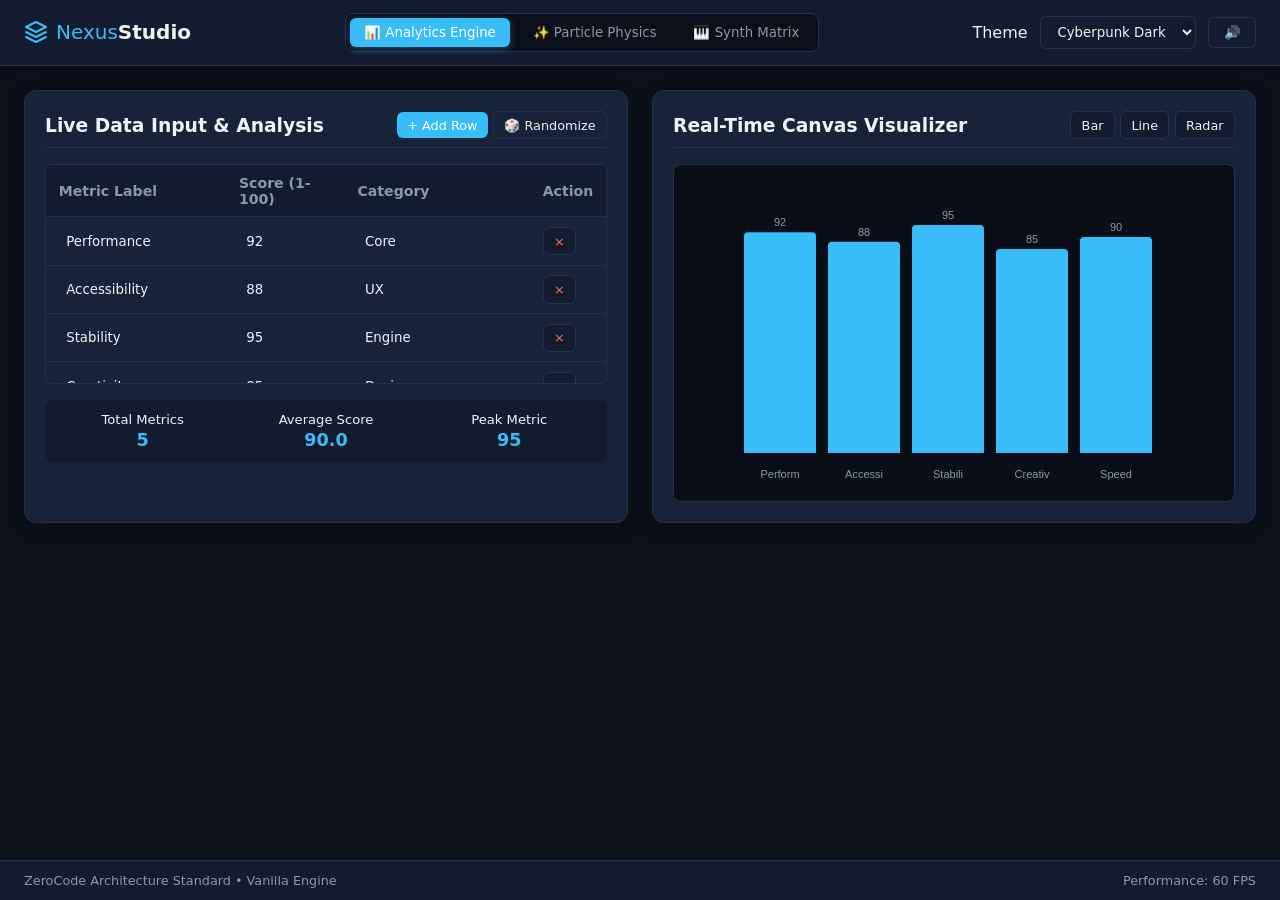
<file: index.html>
<!DOCTYPE html>
<html lang="en">
<head>
  <meta charset="UTF-8" />
  <meta name="viewport" content="width=device-width, initial-scale=1.0" />
  <title>NexusStudio | Interactive Dashboard & Physics Lab</title>
  <link rel="stylesheet" href="style.css" />
</head>
<body data-theme="cyber">
  <div class="app-layout">
    <!-- Header Navbar -->
    <header class="navbar">
      <div class="logo">
        <svg width="24" height="24" viewBox="0 0 24 24" fill="none" stroke="currentColor" stroke-width="2" stroke-linecap="round" stroke-linejoin="round">
          <polygon points="12 2 2 7 12 12 22 7 12 2"></polygon>
          <polyline points="2 17 12 22 22 17"></polyline>
          <polyline points="2 12 12 17 22 12"></polyline>
        </svg>
        <span>Nexus<strong>Studio</strong></span>
      </div>

      <nav class="nav-tabs">
        <button class="tab-btn active" data-target="analytics">📊 Analytics Engine</button>
        <button class="tab-btn" data-target="particles">✨ Particle Physics</button>
        <button class="tab-btn" data-target="synth">🎹 Synth Matrix</button>
      </nav>

      <div class="header-controls">
        <label for="theme-select" class="sr-only">Theme</label>
        <select id="theme-select" class="dropdown">
          <option value="cyber">Cyberpunk Dark</option>
          <option value="clean">Minimal Light</option>
          <option value="solar">Solar Flare</option>
        </select>
        <button id="sound-toggle" class="btn btn-icon" title="Toggle Sound Feedback">
          <span id="sound-status-icon">🔊</span>
        </button>
      </div>
    </header>

    <!-- Main Content Area -->
    <main class="main-content">
      <!-- Panel 1: Analytics & Data Sandbox -->
      <section id="analytics" class="tab-panel active">
        <div class="grid grid-2">
          <!-- Control & Data Table Card -->
          <div class="card">
            <div class="card-header">
              <h3>Live Data Input & Analysis</h3>
              <div class="action-row">
                <button id="btn-add-metric" class="btn btn-sm btn-primary">+ Add Row</button>
                <button id="btn-randomize" class="btn btn-sm btn-secondary">🎲 Randomize</button>
              </div>
            </div>

            <div class="table-container">
              <table id="metrics-table">
                <thead>
                  <tr>
                    <th>Metric Label</th>
                    <th>Score (1-100)</th>
                    <th>Category</th>
                    <th>Action</th>
                  </tr>
                </thead>
                <tbody id="metrics-body">
                  <!-- Generated dynamically -->
                </tbody>
              </table>
            </div>

            <div class="stats-summary" id="stats-summary">
              <!-- Statistical outputs calculated here -->
            </div>
          </div>

          <!-- Dynamic Canvas Chart Card -->
          <div class="card flex-col">
            <div class="card-header">
              <h3>Real-Time Canvas Visualizer</h3>
              <div class="chart-type-selector">
                <button class="btn btn-sm chart-btn active" data-type="bar">Bar</button>
                <button class="btn btn-sm chart-btn" data-type="line">Line</button>
                <button class="btn btn-sm chart-btn" data-type="radar">Radar</button>
              </div>
            </div>
            <div class="canvas-wrapper">
              <canvas id="chart-canvas" width="500" height="320"></canvas>
            </div>
          </div>
        </div>
      </section>

      <!-- Panel 2: Interactive Particle Physics Canvas -->
      <section id="particles" class="tab-panel">
        <div class="card no-padding physics-card">
          <div class="physics-toolbar">
            <div class="tool-group">
              <label>Particle Count: <span id="particle-count-val">100</span></label>
              <input type="range" id="particle-slider" min="20" max="250" value="100" />
            </div>
            <div class="tool-group">
              <label>Mode:</label>
              <button class="btn btn-sm pmode-btn active" data-mode="connect">Constellation</button>
              <button class="btn btn-sm pmode-btn" data-mode="gravity">Gravity</button>
              <button class="btn btn-sm pmode-btn" data-mode="vortex">Vortex</button>
            </div>
            <button id="btn-clear-canvas" class="btn btn-sm btn-danger">Reset</button>
          </div>
          <canvas id="physics-canvas"></canvas>
          <div class="physics-hint">Move cursor or tap inside canvas to interact with dynamic force fields</div>
        </div>
      </section>

      <!-- Panel 3: Interactive Web Audio Synth -->
      <section id="synth" class="tab-panel">
        <div class="card text-center synth-card">
          <div class="card-header">
            <h3>Polyphonic Web Audio Synthesizer</h3>
            <div class="tool-group inline">
              <label for="wave-type">Waveform:</label>
              <select id="wave-type" class="dropdown">
                <option value="sine">Sine</option>
                <option value="triangle" selected>Triangle</option>
                <option value="sawtooth">Sawtooth</option>
                <option value="square">Square</option>
              </select>
            </div>
          </div>
          <p class="subtitle">Click the keys or use keyboard numbers [1] to [8] to play frequencies</p>
          
          <div class="piano-keyboard" id="piano-keyboard">
            <!-- Dynamically populated piano keys -->
          </div>

          <div class="oscillator-visualizer-container">
            <canvas id="oscilloscope" width="600" height="120"></canvas>
          </div>
        </div>
      </section>
    </main>

    <!-- Footer -->
    <footer class="footer">
      <span>ZeroCode Architecture Standard &bull; Vanilla Engine</span>
      <span id="fps-counter">Performance: 60 FPS</span>
    </footer>
  </div>

  <script src="script.js"></script>
</body>
</html>
</file>
<file: style.css>
/* ==========================================================================
   ZeroCode Styling System (Vanilla CSS with Custom Variables & Transitions)
   ========================================================================== */

:root, [data-theme="cyber"] {
  --bg-primary: #0b0f19;
  --bg-secondary: #131c2e;
  --bg-card: #182339;
  --text-main: #f0f4f8;
  --text-muted: #8899ac;
  --accent: #38bdf8;
  --accent-glow: rgba(56, 189, 248, 0.35);
  --success: #34d399;
  --danger: #f87171;
  --border: #22324e;
  --canvas-bg: #090e17;
  --key-bg: #22324e;
}

[data-theme="clean"] {
  --bg-primary: #f8fafc;
  --bg-secondary: #ffffff;
  --bg-card: #ffffff;
  --text-main: #0f172a;
  --text-muted: #64748b;
  --accent: #2563eb;
  --accent-glow: rgba(37, 99, 235, 0.2);
  --success: #16a34a;
  --danger: #dc2626;
  --border: #e2e8f0;
  --canvas-bg: #f1f5f9;
  --key-bg: #e2e8f0;
}

[data-theme="solar"] {
  --bg-primary: #1c140d;
  --bg-secondary: #2d1f14;
  --bg-card: #3a281a;
  --text-main: #fff7ed;
  --text-muted: #fdba74;
  --accent: #f97316;
  --accent-glow: rgba(249, 115, 22, 0.4);
  --success: #84cc16;
  --danger: #ef4444;
  --border: #523924;
  --canvas-bg: #140d07;
  --key-bg: #523924;
}

* {
  box-sizing: border-box;
  margin: 0;
  padding: 0;
  font-family: system-ui, -apple-system, BlinkMacSystemFont, "Segoe UI", Roboto, sans-serif;
  transition: background-color 0.25s ease, border-color 0.25s ease, color 0.25s ease;
}

body {
  background-color: var(--bg-primary);
  color: var(--text-main);
  min-height: 100vh;
  display: flex;
  flex-direction: column;
}

.app-layout {
  display: flex;
  flex-direction: column;
  min-height: 100vh;
}

/* Header Navbar */
.navbar {
  display: flex;
  justify-content: space-between;
  align-items: center;
  padding: 0.8rem 1.5rem;
  background: var(--bg-secondary);
  border-bottom: 1px solid var(--border);
  box-shadow: 0 4px 12px rgba(0,0,0,0.1);
  flex-wrap: wrap;
  gap: 1rem;
}

.logo {
  display: flex;
  align-items: center;
  gap: 0.5rem;
  font-size: 1.25rem;
  color: var(--accent);
}

.logo strong {
  color: var(--text-main);
}

.nav-tabs {
  display: flex;
  gap: 0.5rem;
  background: var(--bg-primary);
  padding: 4px;
  border-radius: 8px;
  border: 1px solid var(--border);
}

.tab-btn {
  background: transparent;
  color: var(--text-muted);
  border: none;
  padding: 0.45rem 0.9rem;
  border-radius: 6px;
  font-weight: 500;
  cursor: pointer;
  transition: all 0.2s;
}

.tab-btn:hover {
  color: var(--text-main);
}

.tab-btn.active {
  background: var(--accent);
  color: #ffffff;
  box-shadow: 0 2px 8px var(--accent-glow);
}

.header-controls {
  display: flex;
  align-items: center;
  gap: 0.75rem;
}

/* Main Panels */
.main-content {
  flex: 1;
  padding: 1.5rem;
  max-width: 1300px;
  width: 100%;
  margin: 0 auto;
}

.tab-panel {
  display: none;
  animation: fadeIn 0.3s ease forwards;
}

.tab-panel.active {
  display: block;
}

@keyframes fadeIn {
  from { opacity: 0; transform: translateY(6px); }
  to { opacity: 1; transform: translateY(0); }
}

/* Grid & Cards */
.grid {
  display: grid;
  gap: 1.5rem;
}

.grid-2 {
  grid-template-columns: 1fr 1fr;
}

@media (max-width: 900px) {
  .grid-2 {
    grid-template-columns: 1fr;
  }
}

.card {
  background: var(--bg-card);
  border: 1px solid var(--border);
  border-radius: 12px;
  padding: 1.25rem;
  box-shadow: 0 4px 20px rgba(0,0,0,0.15);
  display: flex;
  flex-direction: column;
}

.card.no-padding {
  padding: 0;
  overflow: hidden;
}

.card-header {
  display: flex;
  justify-content: space-between;
  align-items: center;
  margin-bottom: 1rem;
  padding-bottom: 0.5rem;
  border-bottom: 1px solid var(--border);
  flex-wrap: wrap;
  gap: 0.5rem;
}

/* Controls & Buttons */
.btn {
  background: var(--bg-secondary);
  color: var(--text-main);
  border: 1px solid var(--border);
  padding: 0.45rem 0.9rem;
  border-radius: 6px;
  cursor: pointer;
  font-weight: 500;
  display: inline-flex;
  align-items: center;
  justify-content: center;
  gap: 0.4rem;
}

.btn:hover {
  border-color: var(--accent);
}

.btn-sm {
  font-size: 0.8rem;
  padding: 0.35rem 0.65rem;
}

.btn-primary {
  background: var(--accent);
  color: #fff;
  border: none;
}

.btn-secondary {
  background: transparent;
}

.btn-danger {
  color: var(--danger);
}

.btn-danger:hover {
  background: var(--danger);
  color: #fff;
}

.dropdown {
  background: var(--bg-secondary);
  color: var(--text-main);
  border: 1px solid var(--border);
  padding: 0.45rem 0.8rem;
  border-radius: 6px;
  cursor: pointer;
}

/* Table Style */
.table-container {
  max-height: 220px;
  overflow-y: auto;
  border: 1px solid var(--border);
  border-radius: 6px;
  margin-bottom: 1rem;
}

table {
  width: 100%;
  border-collapse: collapse;
  font-size: 0.88rem;
}

th, td {
  padding: 0.6rem 0.8rem;
  text-align: left;
  border-bottom: 1px solid var(--border);
}

th {
  background: var(--bg-secondary);
  color: var(--text-muted);
  position: sticky;
  top: 0;
}

td input {
  background: transparent;
  color: var(--text-main);
  border: 1px solid transparent;
  padding: 0.2rem 0.4rem;
  width: 100%;
  border-radius: 4px;
}

td input:focus {
  border-color: var(--accent);
  background: var(--bg-secondary);
  outline: none;
}

.stats-summary {
  display: grid;
  grid-template-columns: repeat(3, 1fr);
  gap: 0.75rem;
  background: var(--bg-secondary);
  padding: 0.75rem;
  border-radius: 8px;
  font-size: 0.82rem;
  text-align: center;
}

.stats-item strong {
  display: block;
  font-size: 1.1rem;
  color: var(--accent);
  margin-top: 0.2rem;
}

/* Canvas Wrappers */
.canvas-wrapper {
  flex: 1;
  display: flex;
  justify-content: center;
  align-items: center;
  background: var(--canvas-bg);
  border-radius: 8px;
  border: 1px solid var(--border);
  padding: 0.5rem;
}

canvas {
  max-width: 100%;
  height: auto;
  display: block;
}

/* Physics Section */
.physics-card {
  position: relative;
  min-height: 480px;
}

.physics-toolbar {
  display: flex;
  justify-content: space-between;
  align-items: center;
  padding: 0.75rem 1rem;
  background: var(--bg-secondary);
  border-bottom: 1px solid var(--border);
  flex-wrap: wrap;
  gap: 0.8rem;
}

.tool-group {
  display: flex;
  align-items: center;
  gap: 0.5rem;
  font-size: 0.85rem;
}

#physics-canvas {
  width: 100%;
  height: 480px;
  background: var(--canvas-bg);
  cursor: crosshair;
}

.physics-hint {
  position: absolute;
  bottom: 12px;
  left: 50%;
  transform: translateX(-50%);
  background: rgba(0,0,0,0.65);
  padding: 0.3rem 0.8rem;
  border-radius: 20px;
  font-size: 0.75rem;
  color: var(--text-muted);
  pointer-events: none;
}

/* Synth Section */
.synth-card {
  align-items: center;
  padding: 2rem 1.5rem;
}

.subtitle {
  color: var(--text-muted);
  font-size: 0.88rem;
  margin-bottom: 1.5rem;
}

.piano-keyboard {
  display: flex;
  gap: 8px;
  justify-content: center;
  margin-bottom: 1.5rem;
  flex-wrap: wrap;
}

.piano-key {
  width: 55px;
  height: 160px;
  background: var(--key-bg);
  border: 1px solid var(--border);
  border-radius: 0 0 8px 8px;
  display: flex;
  flex-direction: column;
  justify-content: flex-end;
  padding-bottom: 10px;
  cursor: pointer;
  user-select: none;
  font-size: 0.8rem;
  box-shadow: 0 4px 6px rgba(0,0,0,0.2);
}

.piano-key:active, .piano-key.playing {
  background: var(--accent);
  color: #fff;
  transform: translateY(4px);
  box-shadow: 0 0 16px var(--accent-glow);
}

.oscillator-visualizer-container {
  width: 100%;
  max-width: 600px;
  background: var(--canvas-bg);
  border: 1px solid var(--border);
  border-radius: 8px;
  padding: 4px;
}

/* Footer */
.footer {
  display: flex;
  justify-content: space-between;
  padding: 0.75rem 1.5rem;
  border-top: 1px solid var(--border);
  background: var(--bg-secondary);
  font-size: 0.8rem;
  color: var(--text-muted);
}
</file>
